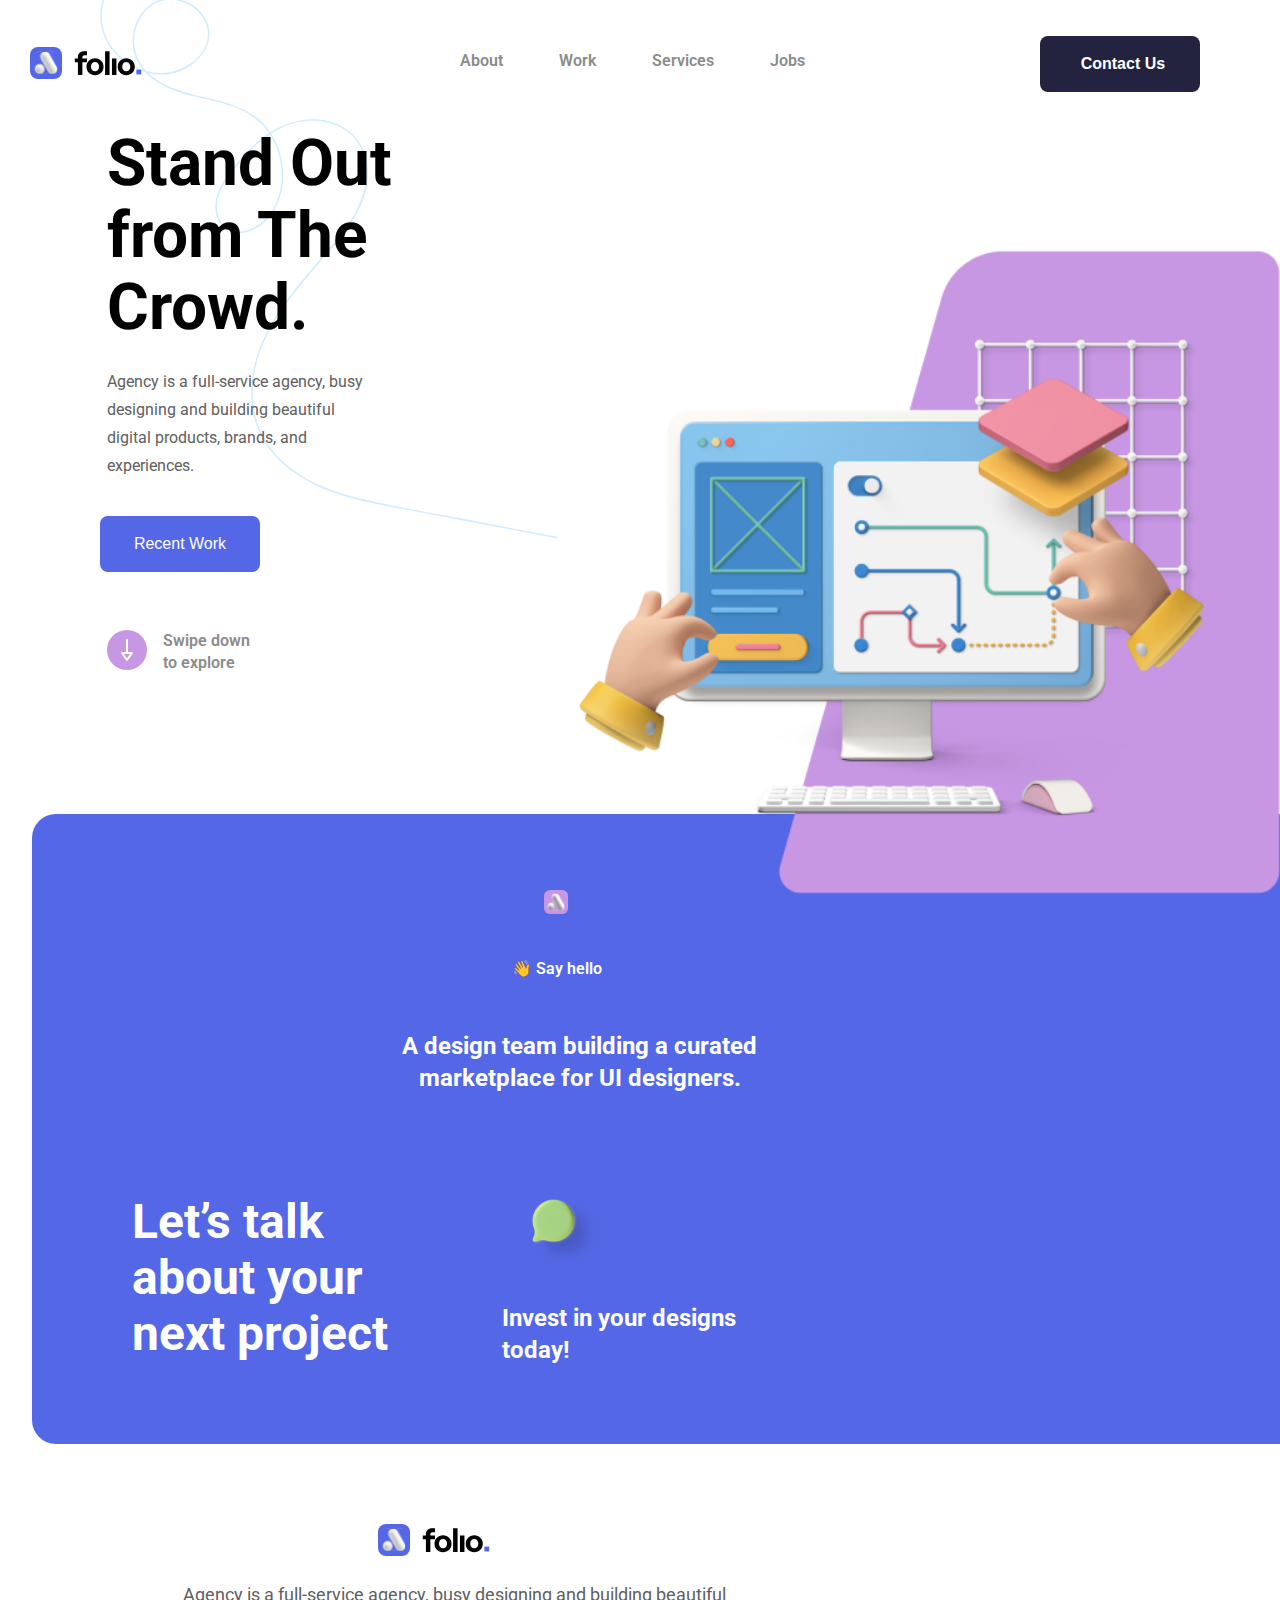
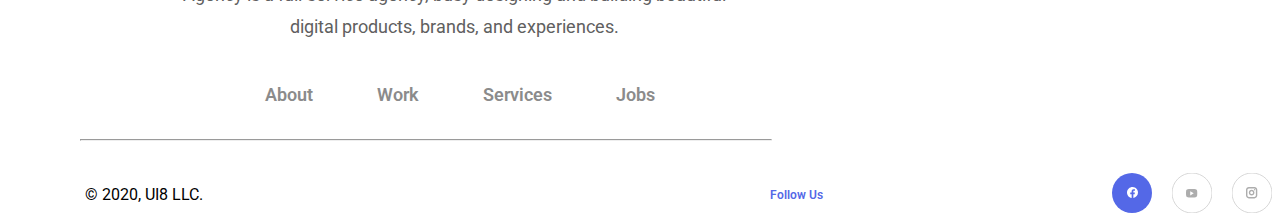
<file: index.html>
<!DOCTYPE html>
<html lang="en">
<head>
    <meta charset="UTF-8">
    <meta http-equiv="X-UA-Compatible" content="IE=edge">
    <meta name="viewport" content="width=device-width, initial-scale=1.0">
    <title>Folio Agency</title>
    <link rel="stylesheet" href="./styles/reset.css">
    <link rel="stylesheet" href="./styles/style.css">
    <link rel="preconnect" href="https://fonts.googleapis.com">
    <link rel="preconnect" href="https://fonts.gstatic.com" crossorigin>
    <link href="https://fonts.googleapis.com/css2?family=Roboto&display=swap" rel="stylesheet">
</head>
<body class="body__hero"> 
    <header class="container__header">
        <div class="container__logo">
            <img src="img/logo.svg" alt="Folio Agency website logo">
        </div>

        <nav class="container__header__nav">
            <ul class="container__nav__list">
                <a href="about.html" class="container__link__list">
                    <li class="container__item">About</li>
                </a>
                <a href="work.html" class="container__link__list">
                    <li  class="container__item">Work</li>
                </a>
                <a href="service.html" class="container__link__list">
                    <li  class="container__item">Services</li>
                </a>
                <a href="cta.html" class="container__link__list">
                    <li  class="container__item">Jobs</li>
                </a>
            </ul>
        </nav>
        <a href="erro404" class="erro_link">
            <button class="contact__us__button">Contact Us</button>
        </a>

        <div class="menubar">
           <a href="menu.html"><img src="img/burger icon.svg" alt="menu icon"></a> 
        </div>
    </header>
    <section class="container__hero">
        <div class="hero">
            <h1 class="hero__title">Stand Out from The Crowd.</h1>
            <p class="hero__description">Agency is a full-service agency, busy designing and building beautiful digital products, brands, and experiences.</p>
            <a href="#" class="hero__button"><button>Recent Work</button></a>
        </div>

        <img src="img/3d + wall.png" alt="" class="hero__img-tablet">
        <img src="img/img-hero.svg" alt="" class="hero__img">

        <div class="container__swipe">
            <a href="about.html"><img src="img/Swipe.svg" alt="" class="swipe__img"></a>
            <p class="swipe__text">Swipe down to explore</p>
        </div>
    </section>

    <footer class="footer__index">
        <div class="container__contact_us">
            <div class="contact">
                <img src="img/logo-footer.svg" alt="" class="footer__logo">
                <img src="img/logo-purple.svg" alt="" class="footer__logo__desktop">
                <img src="img/contact.svg" alt="" class="contact__image">
                <p class="contact__text">👋   Say  hello</p>
                <p class="container__text2">A design team building a curated marketplace for UI designers.</p>
                <h1 class="container__text3">Let’s talk about your next project</h1>
                <a href="#" ><button class="container__link">Contact Us</button></a>
                <p class="container__text4">Invest in your designs today!</p>
            </div>
        </div>
        <div>
            <img src="img/logo.svg" alt="Folio Agency website logo" class="footer__logo__bot">
            <p class="footer__text">Agency is a full-service agency, busy designing and building.</p>
            <p class="footer__text__desktop">Agency is a full-service agency, busy designing and building beautiful digital products, brands, and experiences.</p>
            <select name="" id="" class="footer__select">
                <option value="" selected>Home</option>
                <option value="">About</option>
                <option value="">Work</option>
                <option value="">Service</option>
                <option value="">Jobs</option>
            </select>

            <nav class="footer__nav">
                <ul class="footer__ul">
                    <li class="footer__li">
                        <a href="" class="footer__link">About</a>
                    </li>
                    <li class="footer__li">
                        <a href="" class="footer__link">Work</a>
                    </li>
                    <li class="footer__li">
                        <a href="" class="footer__link">Services</a>
                    </li>
                    <li class="footer__li">
                        <a href="" class="footer__link">Jobs</a>
                    </li>
                </ul>
            </nav>
            <hr class="footer__divise">
            <div class="footer__finish">
                <ul class="footer__icons">
                    <li><img src="img/icon 1.svg" alt=""></li>
                    <li><img src="img/icon 2.svg" alt=""></li>
                    <li><img src="img/icon 3.svg" alt=""></li>
                </ul>
                <a href="" class="footer__finish__link">Follow Us</a>
                <p class="footer__cop">© 2020, UI8 LLC.</p>
            </div>   
        </div>
    </footer>
</body>
</html>
</file>
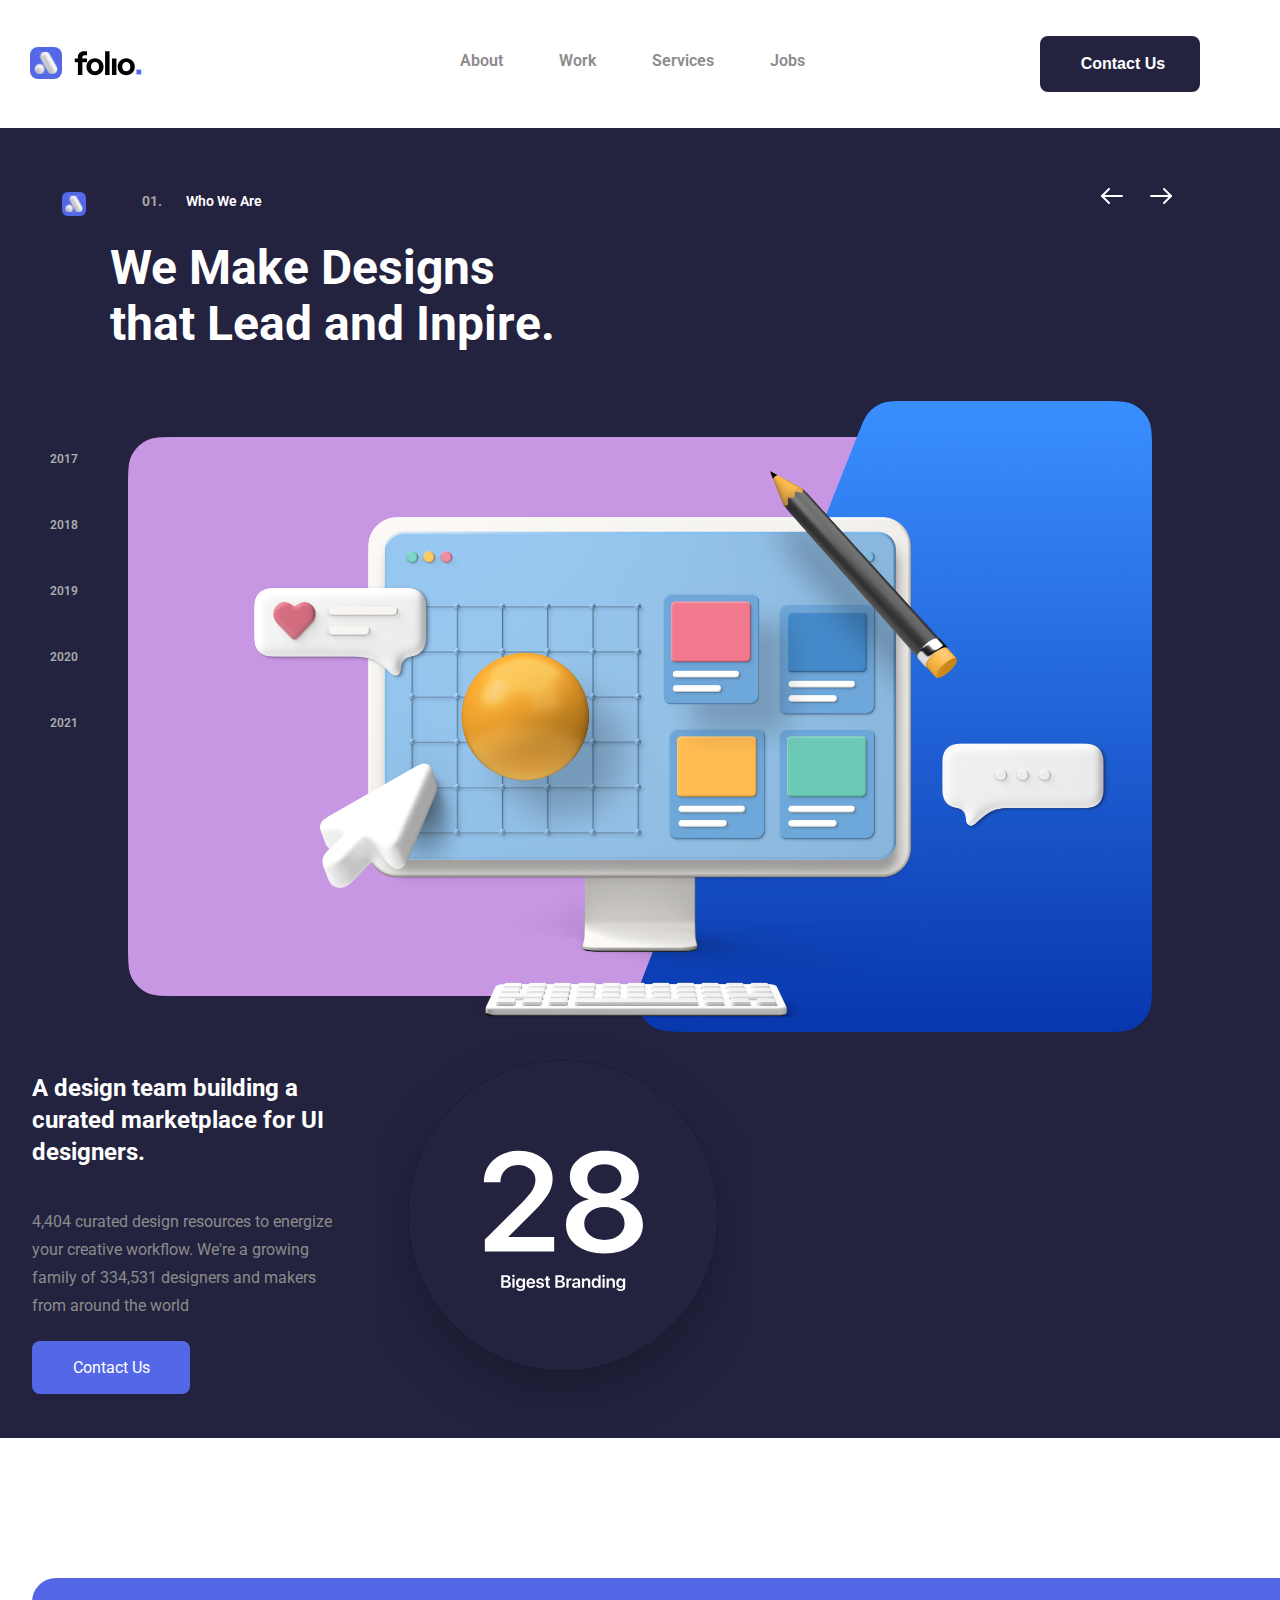
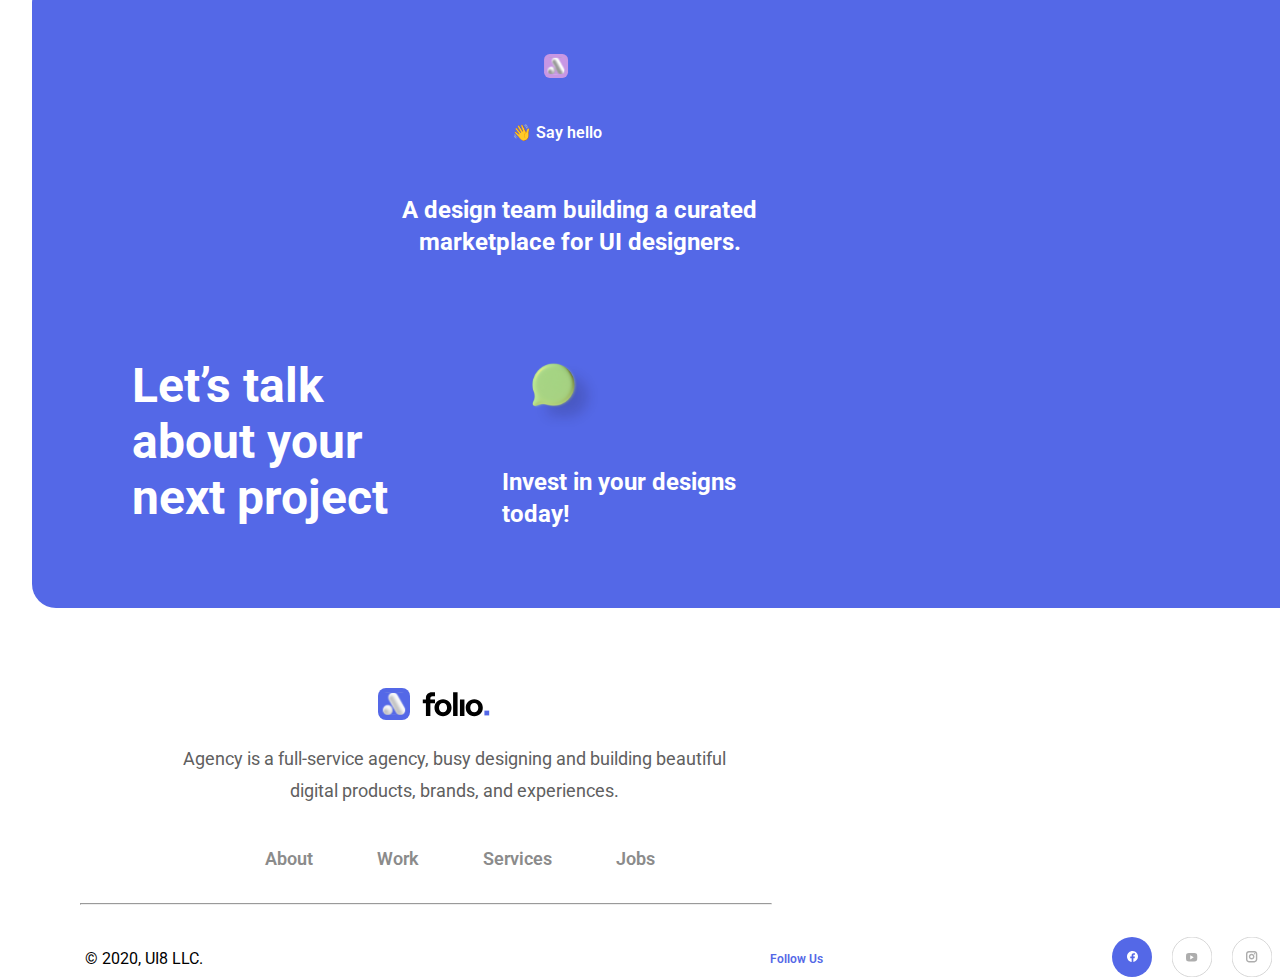
<file: about.html>
<!DOCTYPE html>
<html lang="en">
<head>
    <meta charset="UTF-8">
    <meta http-equiv="X-UA-Compatible" content="IE=edge">
    <meta name="viewport" content="width=device-width, initial-scale=1.0">
    <title>Who we are</title>
    <link rel="stylesheet" href="./styles/reset.css">
    <link rel="stylesheet" href="./styles/style.css">
    <link rel="preconnect" href="https://fonts.googleapis.com">
    <link rel="preconnect" href="https://fonts.gstatic.com" crossorigin>
    <link href="https://fonts.googleapis.com/css2?family=Roboto&display=swap" rel="stylesheet">
</head>
<body class="body__about">
    <header class="container__header">
        <div class="container__logo">
            <img src="img/logo.svg" alt="Folio Agency website logo">
        </div>

        <nav class="container__header__nav">
            <ul class="container__nav__list">
                <a href="about.html" class="container__link__list">
                    <li class="container__item">About</li>
                </a>
                <a href="work.html" class="container__link__list">
                    <li  class="container__item">Work</li>
                </a>
                <a href="service.html" class="container__link__list">
                    <li  class="container__item">Services</li>
                </a>
                <a href="cta.html" class="container__link__list">
                    <li  class="container__item">Jobs</li>
                </a>
            </ul>
        </nav>
        <a href="erro404.dotcom" class="erro_link">
            <button class="contact__us__button">Contact Us</button>
        </a>

        <div class="menubar">
           <a href="menu.html"><img src="img/burger icon.svg" alt="menu icon"></a> 
        </div>
    </header>
    </div>
    <section class="container__about">
        <div class="pag__text">
            <img src="img/logo symbol.svg" alt="" class="logo">
            <h4 class="number__about">01.</h4>
            <h4 class="text__about">Who We Are</h4>
        </div>

        <div class="title">
            <h1 class="about__title">We Make Designs that Lead and Inpire.</h1>
        </div>

        <div class="checkbox__about">
           <a href="index.html"> <img src="img/arrow-about.svg" alt="" class="arrow-about"></a> 
            <a href="service.html"><img src="img/arrow-about2.svg" alt="" class="arrow-about2"></a>
            <select name="" id="" class="checkbox">
                <option value="">2017</option>
                <option value="">2018</option>
                <option value="">2019</option>
                <option value="" selected>2020</option>
                <option value="">2021</option>
            </select>
        </div>

        <div class="banner__about">
            <div class="text__banner">
                <p class="text_number">2017</p>
                <p class="text_number">2018</p>
                <p class="text_number">2019</p>
                <p class="text_number">2020</p>
                <p class="text_number">2021</p>
            </div>
            <img src="img/banner-about-tablet.png" alt="" class="banner__tablet">
            <img src="img/banner_about.png" alt="" class="banner__mobile">
        </div>
        <div class="flex__container">
            <div class="container__about__text">
                <h2 class="container__about__title">A design team building a curated marketplace for UI designers.</h2>
                <p class="container__about__description">4,404 curated design resources to energize your creative workflow. We're a growing family of 334,531 designers and makers from around the world</p>
                <a href="erro404" class="container__about__button">Contact Us</a>
            </div>
    
            <div class="final__banner">
               <img src="img/final-banner.svg" alt="">
            </div>
        </div>

    </section>
    <footer class="footer__index">
        <div class="container__contact_us">
            <div class="contact">
                <img src="img/logo-footer.svg" alt="" class="footer__logo">
                <img src="img/logo-purple.svg" alt="" class="footer__logo__desktop">
                <img src="img/contact.svg" alt="" class="contact__image">
                <p class="contact__text">👋   Say  hello</p>
                <p class="container__text2">A design team building a curated marketplace for UI designers.</p>
                <h1 class="container__text3">Let’s talk about your next project</h1>
                <a href="#" ><button class="container__link">Contact Us</button></a>
                <p class="container__text4">Invest in your designs today!</p>
            </div>
        </div>
        <div>
            <img src="img/logo.svg" alt="Folio Agency website logo" class="footer__logo__bot">
            <p class="footer__text">Agency is a full-service agency, busy designing and building.</p>
            <p class="footer__text__desktop">Agency is a full-service agency, busy designing and building beautiful digital products, brands, and experiences.</p>
            <select name="" id="" class="footer__select">
                <option value="" selected>Home</option>
                <option value="">About</option>
                <option value="">Work</option>
                <option value="">Service</option>
                <option value="">Jobs</option>
            </select>

            <nav class="footer__nav">
                <ul class="footer__ul">
                    <li class="footer__li">
                        <a href="" class="footer__link">About</a>
                    </li>
                    <li class="footer__li">
                        <a href="" class="footer__link">Work</a>
                    </li>
                    <li class="footer__li">
                        <a href="" class="footer__link">Services</a>
                    </li>
                    <li class="footer__li">
                        <a href="" class="footer__link">Jobs</a>
                    </li>
                </ul>
            </nav>
            <hr class="footer__divise">
            <div class="footer__finish">
                <ul class="footer__icons">
                    <li><img src="img/icon 1.svg" alt=""></li>
                    <li><img src="img/icon 2.svg" alt=""></li>
                    <li><img src="img/icon 3.svg" alt=""></li>
                </ul>
                <a href="" class="footer__finish__link">Follow Us</a>
                <p class="footer__cop">© 2020, UI8 LLC.</p>
            </div>   
        </div>
    </footer>
</body>
</html>
</file>
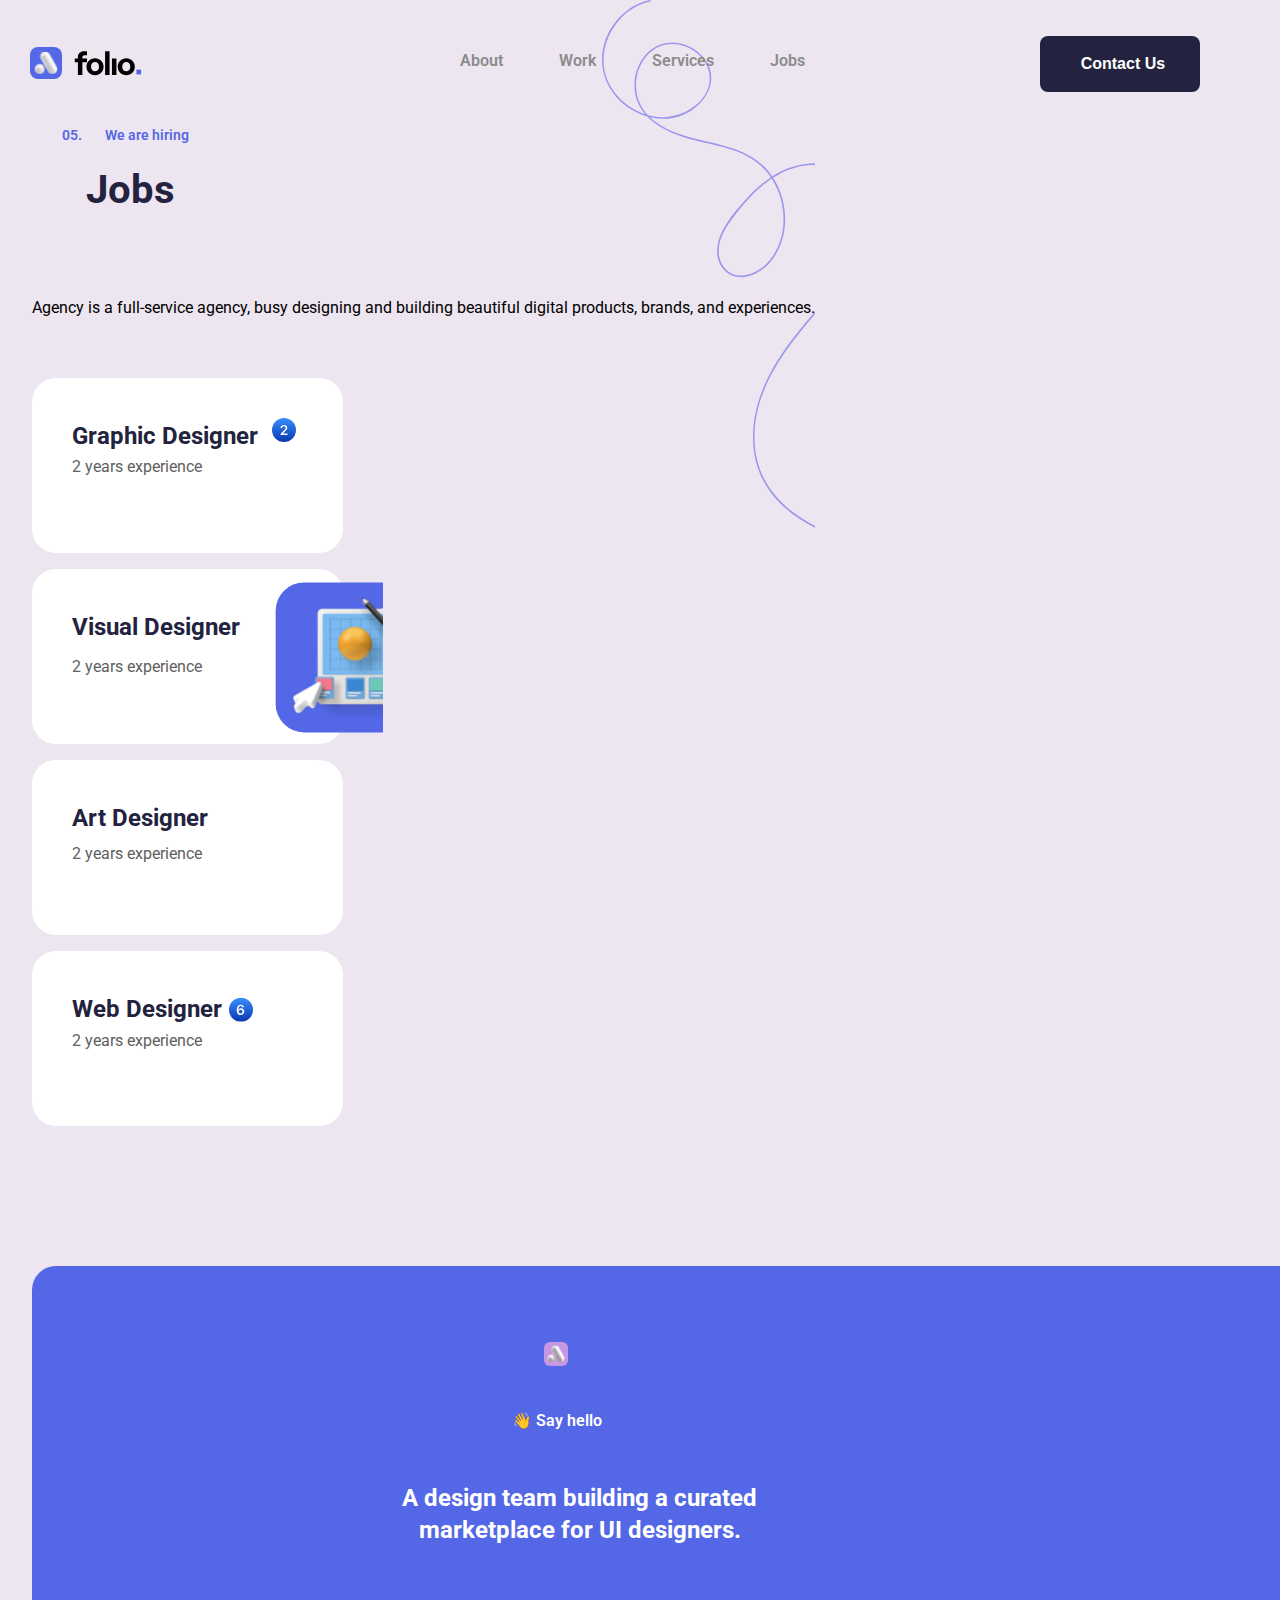
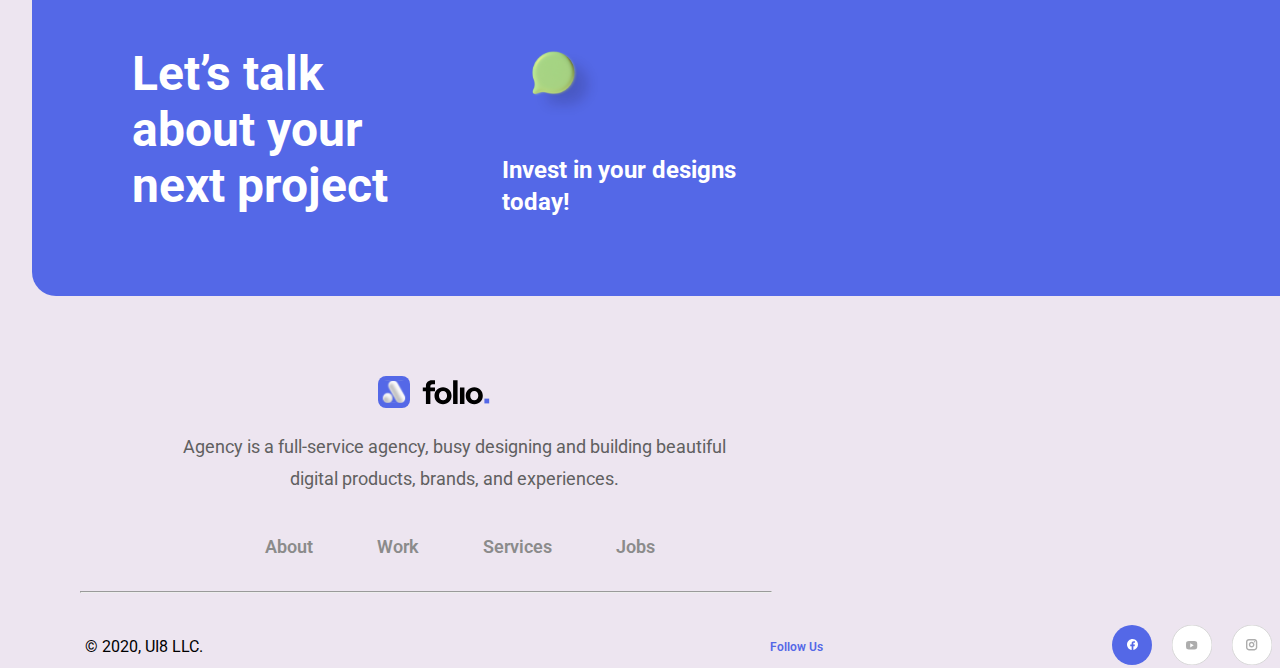
<file: job.html>
<!DOCTYPE html>
<html lang="en">
<head>
    <meta charset="UTF-8">
    <meta http-equiv="X-UA-Compatible" content="IE=edge">
    <meta name="viewport" content="width=device-width, initial-scale=1.0">
    <title>Jobs</title>
    <link rel="stylesheet" href="./styles/reset.css">
    <link rel="stylesheet" href="./styles/style.css">
    <link rel="preconnect" href="https://fonts.googleapis.com">
    <link rel="preconnect" href="https://fonts.gstatic.com" crossorigin>
    <link href="https://fonts.googleapis.com/css2?family=Roboto&display=swap" rel="stylesheet">
</head>
<body class="body__job">
    <header class="container__header">
        <div class="container__logo">
            <img src="img/logo.svg" alt="Folio Agency website logo">
        </div>

        <nav class="container__header__nav">
            <ul class="container__nav__list">
                <a href="about.html" class="container__link__list">
                    <li class="container__item">About</li>
                </a>
                <a href="work.html" class="container__link__list">
                    <li  class="container__item">Work</li>
                </a>
                <a href="service.html" class="container__link__list">
                    <li  class="container__item">Services</li>
                </a>
                <a href="cta.html" class="container__link__list">
                    <li  class="container__item">Jobs</li>
                </a>
            </ul>
        </nav>
        <a href="erro404.dotcom" class="erro_link">
            <button class="contact__us__button">Contact Us</button>
        </a>

        <div class="menubar">
           <a href="menu.html"><img src="img/burger icon.svg" alt="menu icon"></a> 
        </div>
    </header>
        <section class="container__jobs">
            <div class="pag__text">
                <h4 class="number">05.</h4>
                <h4>We are hiring</h4>
            </div>
            <div class="container__job__text">
                <h1 class="container__job__title">Jobs</h1>
                <p class="container__job__description">Agency is a full-service agency, busy designing and building beautiful digital products, brands, and experiences.</p>
            </div>
    
            <div class="container__cards__job">
                <div class="cards__job">
                    <div class="job__card">
                        <h2 class="job__card__title">Graphic Designer</h2>
                        <img src="img/notification.svg" alt="" class="job__notification">
                        <p class="job__description">2 years experience</p>
                        <img src="img/white-arrow.svg" alt="" class="job__next">
                    </div>
                    <div class="job__card">
                        <h2 class="job__card__title">Visual Designer</h2>
                        <img src="img/job-card2.svg" alt="" class="job__image">
                        <p class="job__description2">2 years experience</p>
                        <img src="img/white-arrow.svg" alt="" class="job__next2">
                    </div>
                    <div class="job__card">
                        <h2 class="job__card__title">Art Designer</h2>
                        <p class="job__description3">2 years experience</p>
                        <img src="img/white-arrow.svg" alt="" class="job__next3">
                    </div>
                    <div class="job__card">
                        <h2 class="job__card__title">Web Designer</h2>  
                        <img src="img/notification2.svg" alt="" class="job__notification2">
                        <p class="job__description">2 years experience</p>
                        <img src="img/white-arrow.svg" alt="" class="job__next">
                    </div>
                </div>
            </div>
        </section>
        <footer class="footer__index">
            <div class="container__contact_us">
                <div class="contact">
                    <img src="img/logo-footer.svg" alt="" class="footer__logo">
                    <img src="img/logo-purple.svg" alt="" class="footer__logo__desktop">
                    <img src="img/contact.svg" alt="" class="contact__image">
                    <p class="contact__text">👋   Say  hello</p>
                    <p class="container__text2">A design team building a curated marketplace for UI designers.</p>
                    <h1 class="container__text3">Let’s talk about your next project</h1>
                    <a href="#" ><button class="container__link">Contact Us</button></a>
                    <p class="container__text4">Invest in your designs today!</p>
                </div>
            </div>
            <div>
                <img src="img/logo.svg" alt="Folio Agency website logo" class="footer__logo__bot">
                <p class="footer__text">Agency is a full-service agency, busy designing and building.</p>
                <p class="footer__text__desktop">Agency is a full-service agency, busy designing and building beautiful digital products, brands, and experiences.</p>
                <select name="" id="" class="footer__select">
                    <option value="" selected>Home</option>
                    <option value="">About</option>
                    <option value="">Work</option>
                    <option value="">Service</option>
                    <option value="">Jobs</option>
                </select>
    
                <nav class="footer__nav">
                    <ul class="footer__ul">
                        <li class="footer__li">
                            <a href="" class="footer__link">About</a>
                        </li>
                        <li class="footer__li">
                            <a href="" class="footer__link">Work</a>
                        </li>
                        <li class="footer__li">
                            <a href="" class="footer__link">Services</a>
                        </li>
                        <li class="footer__li">
                            <a href="" class="footer__link">Jobs</a>
                        </li>
                    </ul>
                </nav>
                <hr class="footer__divise">
                <div class="footer__finish">
                    <ul class="footer__icons">
                        <li><img src="img/icon 1.svg" alt=""></li>
                        <li><img src="img/icon 2.svg" alt=""></li>
                        <li><img src="img/icon 3.svg" alt=""></li>
                    </ul>
                    <a href="" class="footer__finish__link">Follow Us</a>
                    <p class="footer__cop">© 2020, UI8 LLC.</p>
                </div>   
            </div>
        </footer>
</body>
</html>
</file>
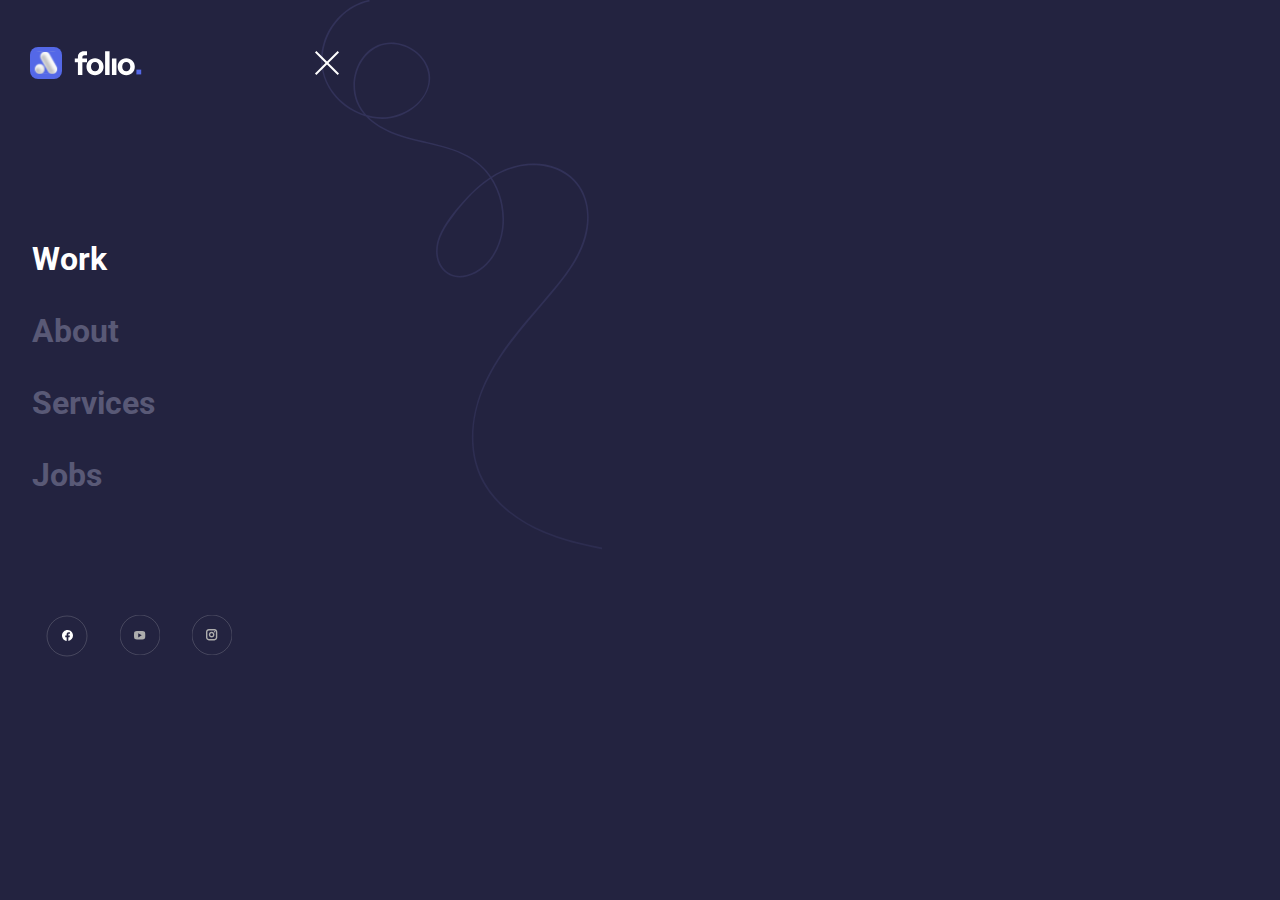
<file: menu.html>
<!DOCTYPE html>
<html lang="en">
<head>
    <meta charset="UTF-8">
    <meta http-equiv="X-UA-Compatible" content="IE=edge">
    <meta name="viewport" content="width=device-width, initial-scale=1.0">
    <title>Menu</title>
    <link rel="stylesheet" href="./styles/reset.css">
    <link rel="stylesheet" href="./styles/style.css">
    <link rel="preconnect" href="https://fonts.googleapis.com">
    <link rel="preconnect" href="https://fonts.gstatic.com" crossorigin>
    <link href="https://fonts.googleapis.com/css2?family=Roboto&display=swap" rel="stylesheet">
</head>
<body class="body__menu">
    <header class="container__menu__header">
        <div class="menu__header">
            <div class="container__logo__menu">
                <img src="img/whitelogo.svg" alt="">
            </div>
            <div class="close">
               <a href="index.html"><img src="img/close.svg" alt=""></a> 
            </div>
        </div>
    </header>
    <section class="container__menu">
        <nav class="menu">
            <ul class="menu__list">
                <li ><a href="work.html" class="menu__main__item">Work</a></li>
                <li ><a href="about.html" class="menu__item">About</a></li>
                <li ><a href="service.html" class="menu__item">Services</a></li>
                <li ><a href="cta.html" class="menu__final__item">Jobs</a></li>
            </ul>
        </nav>
    </section>

    <footer class="footer__menu">
        <ul class="footer__menu__list">
            <li><img src="img/facebook.svg" alt=""></li>
            <li><img src="img/youtube.svg" alt=""></li>
            <li><img src="img/instagram.svg" alt=""></li>
        </ul>
    </footer>

</body>
</html>
</file>
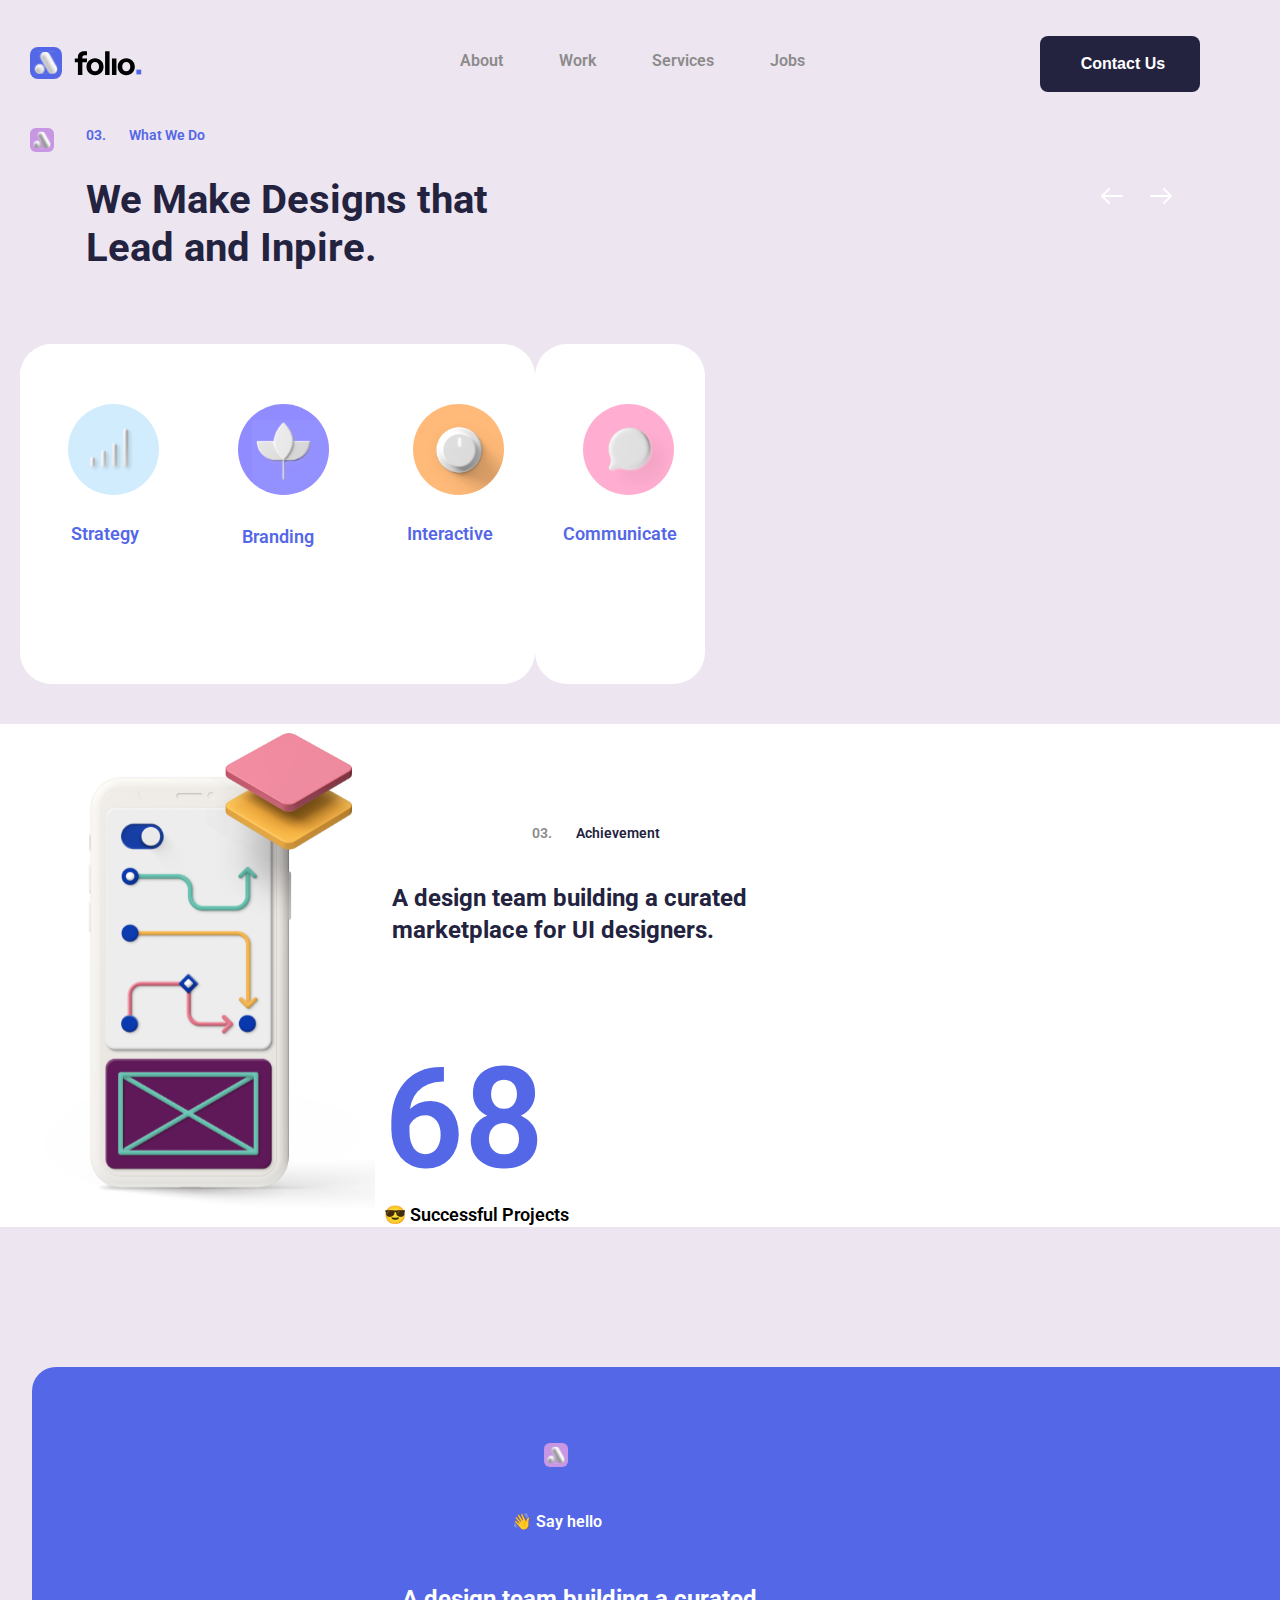
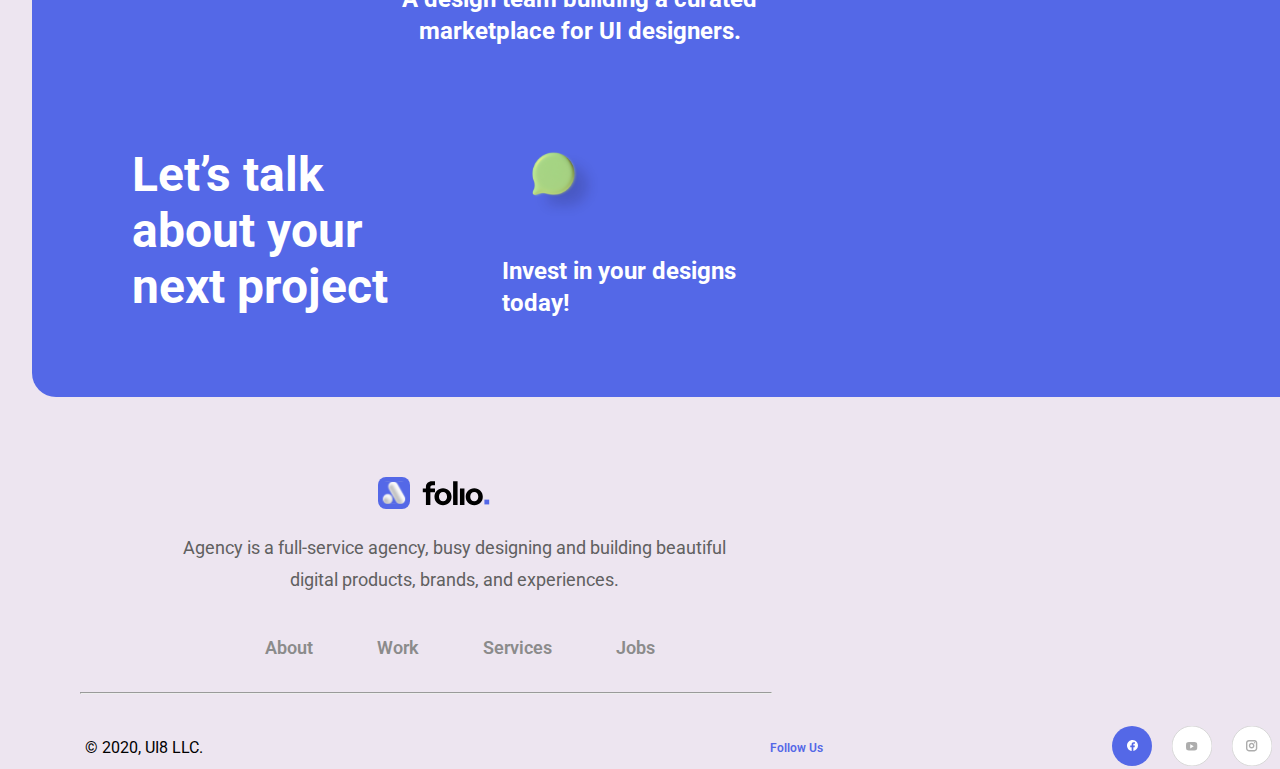
<file: service.html>
<!DOCTYPE html>
<html lang="en">
<head>
    <meta charset="UTF-8">
    <meta http-equiv="X-UA-Compatible" content="IE=edge">
    <meta name="viewport" content="width=device-width, initial-scale=1.0">
    <title>Service</title>
    <link rel="stylesheet" href="./styles/reset.css">
    <link rel="stylesheet" href="./styles/style.css">
    <link rel="preconnect" href="https://fonts.googleapis.com">
    <link rel="preconnect" href="https://fonts.gstatic.com" crossorigin>
    <link href="https://fonts.googleapis.com/css2?family=Roboto&display=swap" rel="stylesheet">
</head>
<body class="body__service">
        <header class="container__header">
            <div class="container__logo">
                <img src="img/logo.svg" alt="Folio Agency website logo">
            </div>
    
            <nav class="container__header__nav">
                <ul class="container__nav__list">
                    <a href="about.html" class="container__link__list">
                        <li class="container__item">About</li>
                    </a>
                    <a href="work.html" class="container__link__list">
                        <li  class="container__item">Work</li>
                    </a>
                    <a href="service.html" class="container__link__list">
                        <li  class="container__item">Services</li>
                    </a>
                    <a href="cta.html" class="container__link__list">
                        <li  class="container__item">Jobs</li>
                    </a>
                </ul>
            </nav>
            <a href="erro404.dotcom" class="erro_link">
                <button class="contact__us__button">Contact Us</button>
            </a>
    
            <div class="menubar">
               <a href="menu.html"><img src="img/burger icon.svg" alt="menu icon"></a> 
            </div>
        </header>    
    <section class="container__service">
        <div class="pag__text">
            <img src="img/logo_service.svg" alt="" class="logo__service">
            <h4 class="number">03.</h4>
            <h4>What We Do</h4>
        </div>
        <div class="container__job__text">
            <h1 class="container__job__title">We Make Designs that Lead and Inpire.</h1>
            <a href="about.html"> <img src="img/arrow-about.svg" alt="" class="arrow-about"></a> 
            <a href="work.html"><img src="img/arrow-about2.svg" alt="" class="arrow-about2"></a>
        </div> 
        
        <div class="service__cards">
            <div class="card__service">
                <img src="img/icon-service1.svg" alt="" class="card__service__img">
                <p class="card__service__text">Strategy</p>
            </div>
            <div class="card__service">
                <img src="img/icon-service2.svg" alt="" class="card__service__img">
                <p class="card__service__text">Branding</p>
            </div>
            <div class="card__service">
                <img src="img/icon-service3.svg" alt="" class="card__service__img">
                <p class="card__service__text">Interactive</p>
            </div>
            <div class="card__service">
                <img src="img/icon-service4.svg" alt="" class="card__service__img">
                <p class="card__service__text">Communicate</p>
            </div>
        </div>
    </section>
    <section class="container__achievement">
        <div class="achievement__text">
            <h4 class="number__achievement">03.</h4>
            <h4 class="text_page_achievement">Achievement</h4>
        </div>
        <div class="achievement__page">
            <h2 class="achievement__title">A design team building a curated marketplace for UI designers.</h2>
            <h2 class="achievement__page__number">68</h2>
            <p class="achievement__paragraph">😎    Successful Projects</p>
            <img src="img/phone.svg" alt="" class="img__service">
        </div>
    </section>
    <footer class="footer__index">
        <div class="container__contact_us">
            <div class="contact">
                <img src="img/logo-footer.svg" alt="" class="footer__logo">
                <img src="img/logo-purple.svg" alt="" class="footer__logo__desktop">
                <img src="img/contact.svg" alt="" class="contact__image">
                <p class="contact__text">👋   Say  hello</p>
                <p class="container__text2">A design team building a curated marketplace for UI designers.</p>
                <h1 class="container__text3">Let’s talk about your next project</h1>
                <a href="#" ><button class="container__link">Contact Us</button></a>
                <p class="container__text4">Invest in your designs today!</p>
            </div>
        </div>
        <div>
            <img src="img/logo.svg" alt="Folio Agency website logo" class="footer__logo__bot">
            <p class="footer__text">Agency is a full-service agency, busy designing and building.</p>
            <p class="footer__text__desktop">Agency is a full-service agency, busy designing and building beautiful digital products, brands, and experiences.</p>
            <select name="" id="" class="footer__select">
                <option value="" selected>Home</option>
                <option value="">About</option>
                <option value="">Work</option>
                <option value="">Service</option>
                <option value="">Jobs</option>
            </select>

            <nav class="footer__nav">
                <ul class="footer__ul">
                    <li class="footer__li">
                        <a href="" class="footer__link">About</a>
                    </li>
                    <li class="footer__li">
                        <a href="" class="footer__link">Work</a>
                    </li>
                    <li class="footer__li">
                        <a href="" class="footer__link">Services</a>
                    </li>
                    <li class="footer__li">
                        <a href="" class="footer__link">Jobs</a>
                    </li>
                </ul>
            </nav>
            <hr class="footer__divise">
            <div class="footer__finish">
                <ul class="footer__icons">
                    <li><img src="img/icon 1.svg" alt=""></li>
                    <li><img src="img/icon 2.svg" alt=""></li>
                    <li><img src="img/icon 3.svg" alt=""></li>
                </ul>
                <a href="" class="footer__finish__link">Follow Us</a>
                <p class="footer__cop">© 2020, UI8 LLC.</p>
            </div>   
        </div>
    </footer>
</body>
</html>
</file>
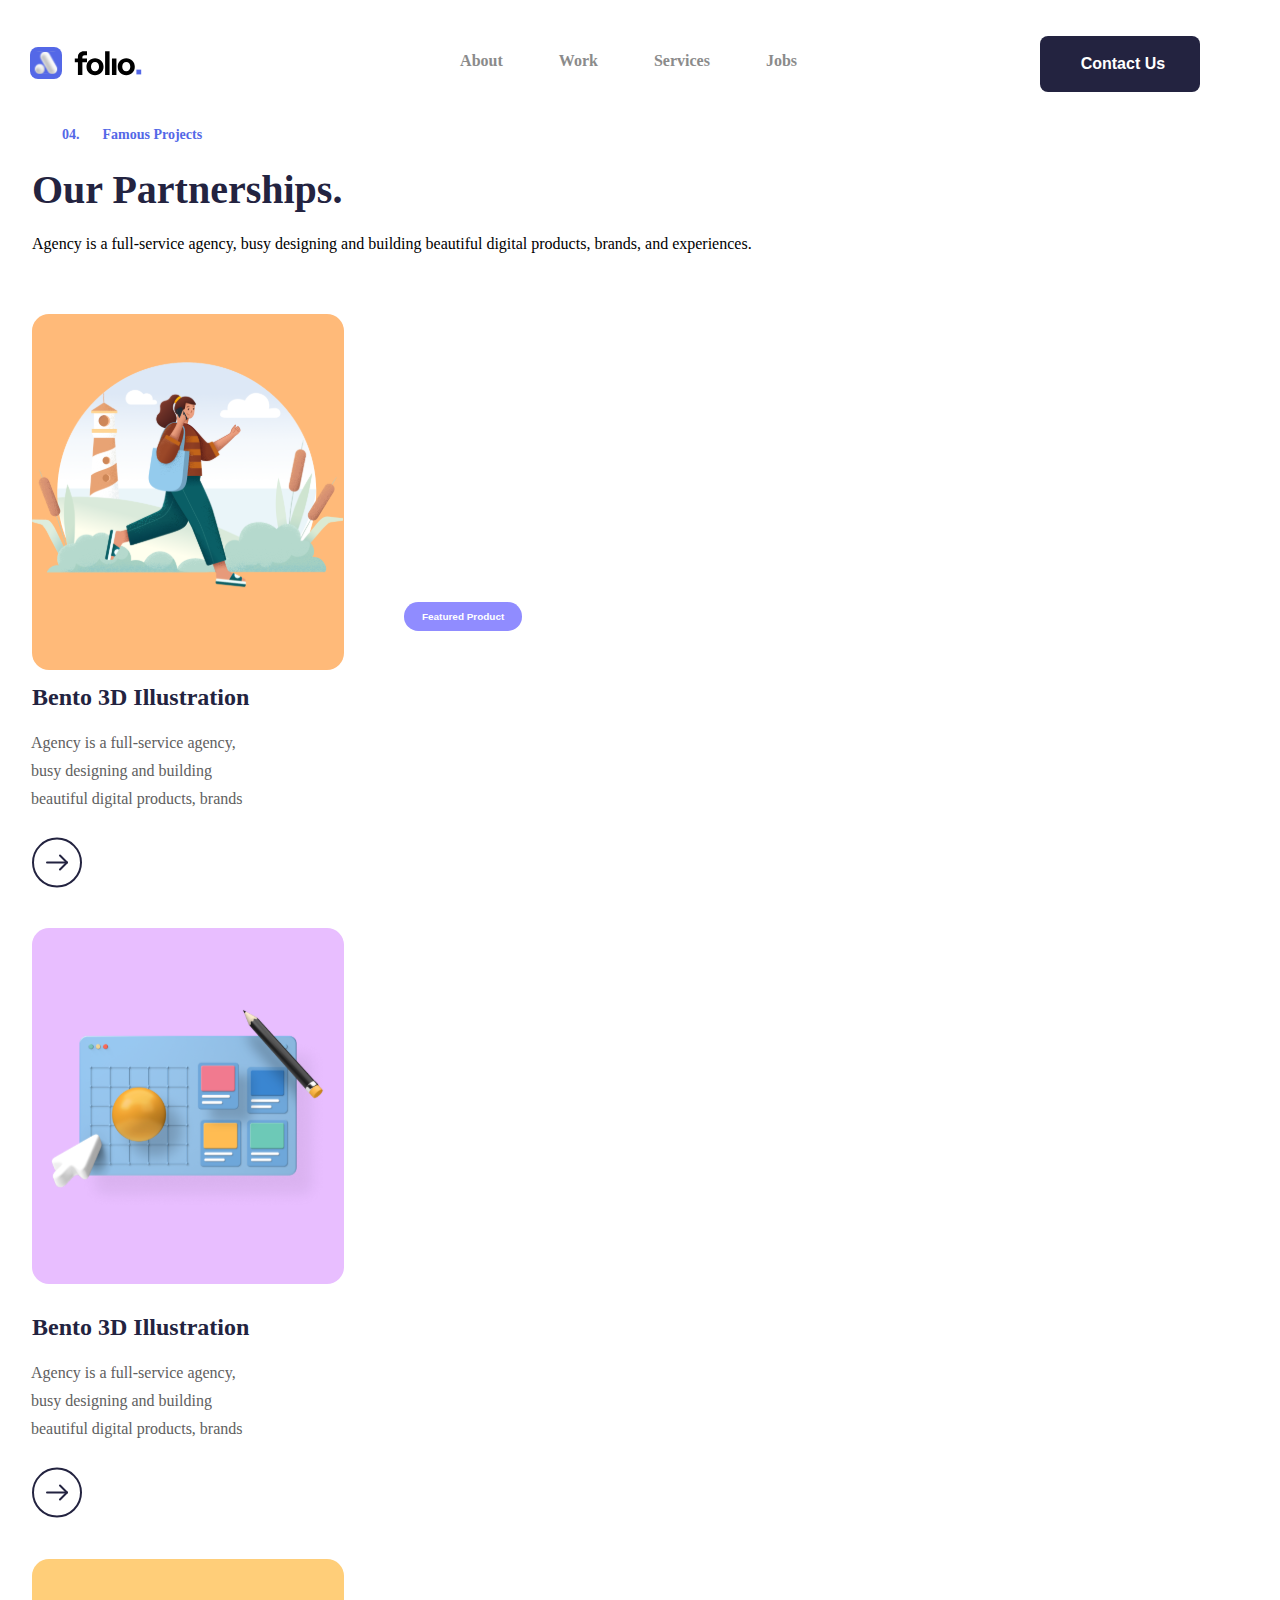
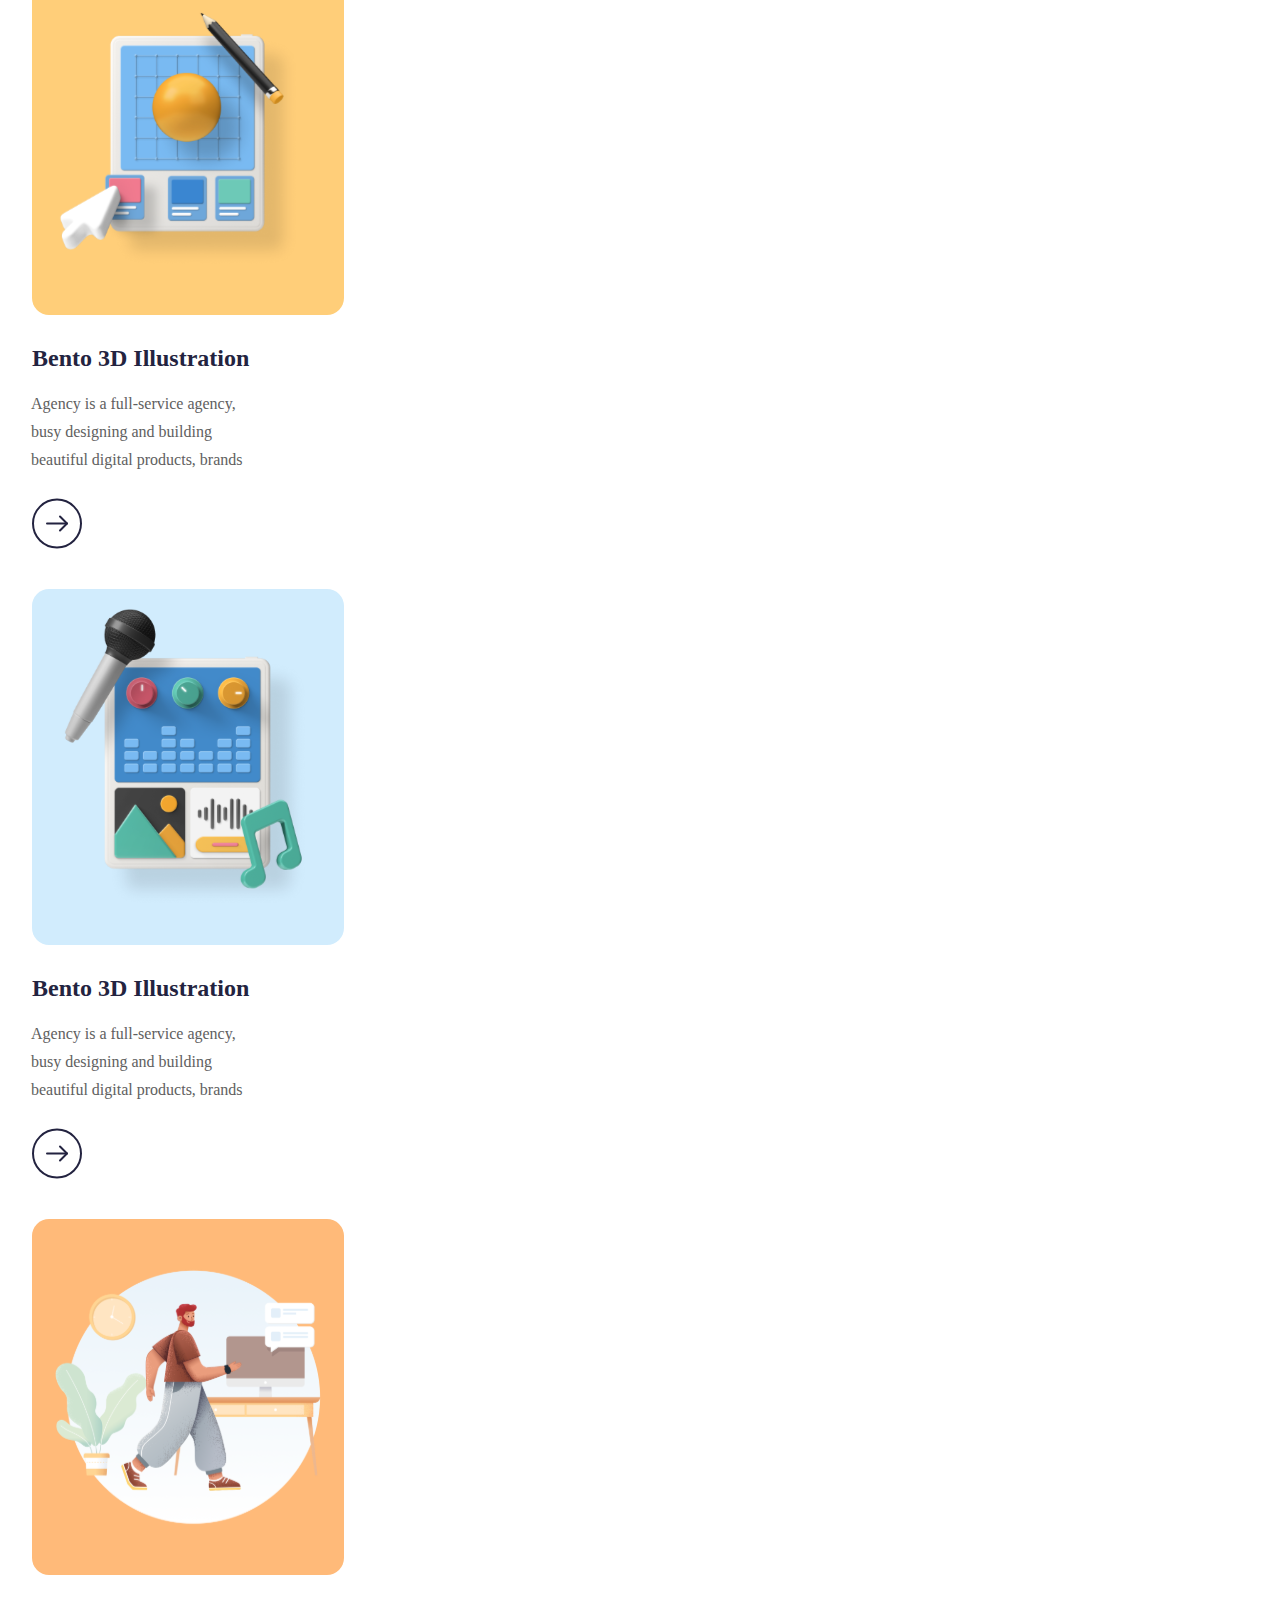
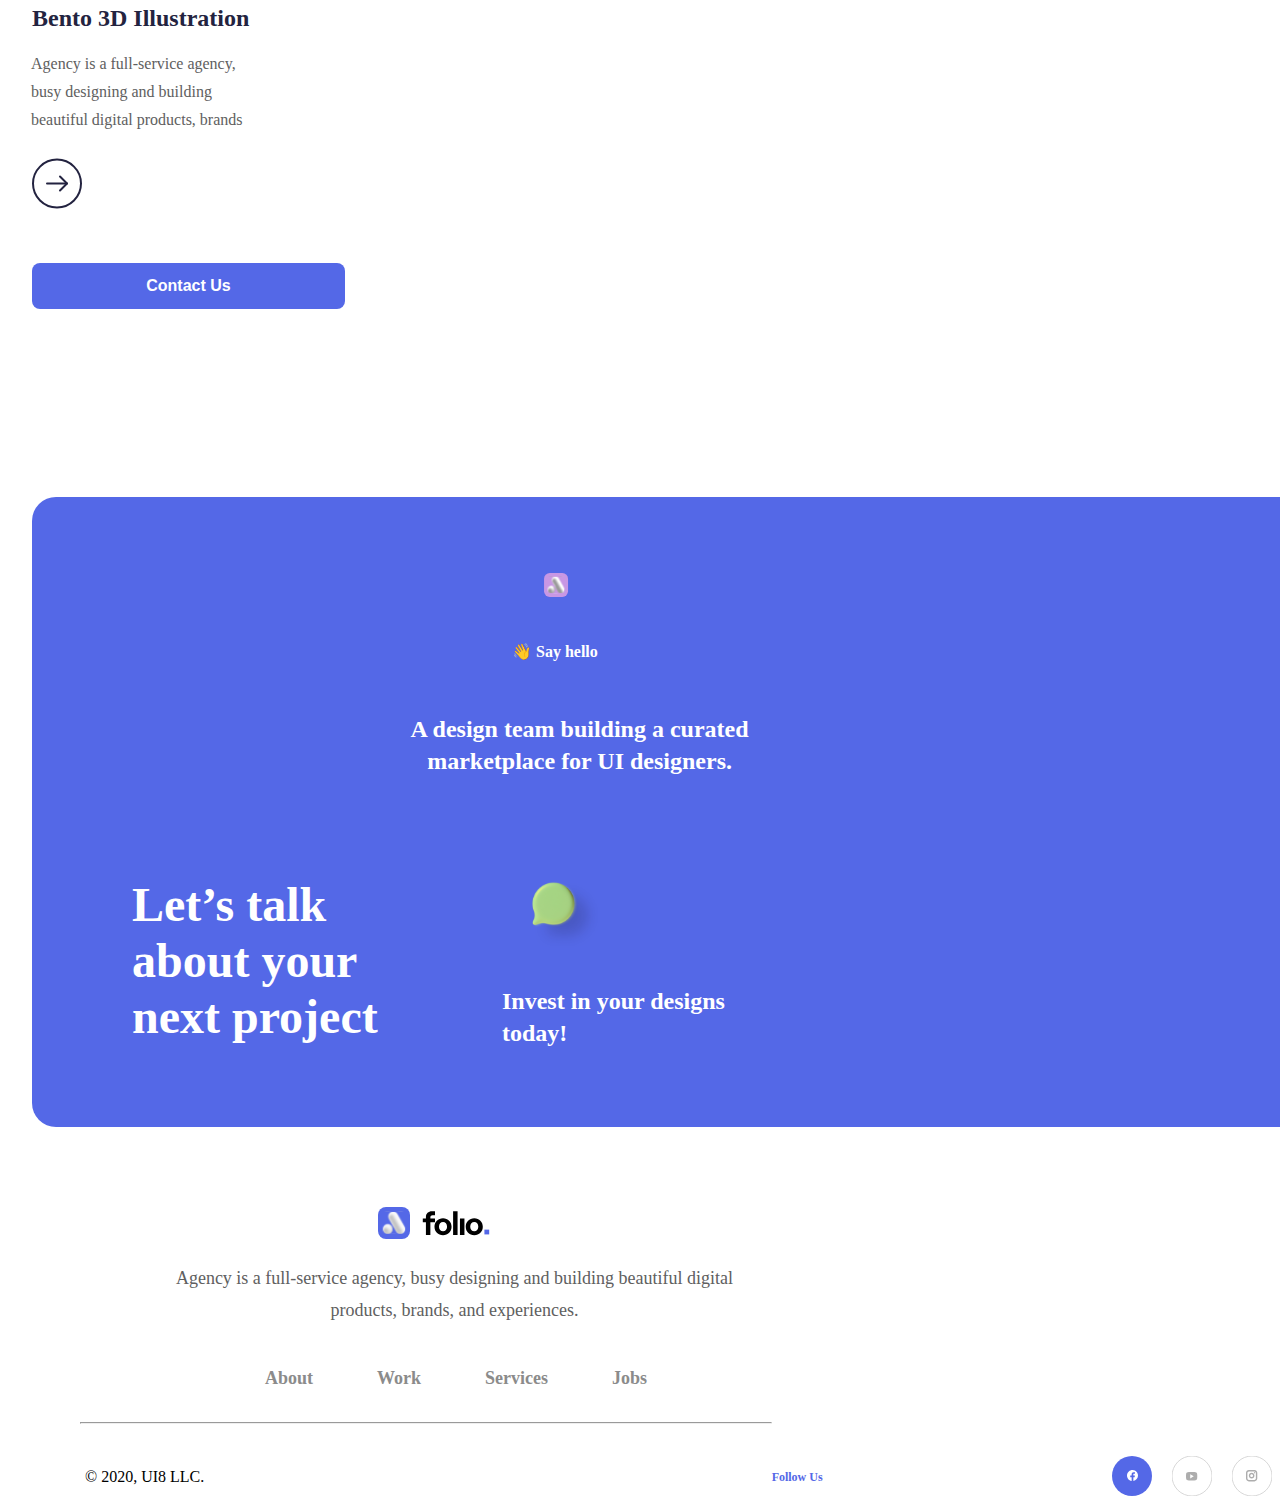
<file: work.html>
<!DOCTYPE html>
<html lang="en">
    <head>
        <meta charset="UTF-8">
        <meta http-equiv="X-UA-Compatible" content="IE=edge">
        <meta name="viewport" content="width=device-width, initial-scale=1.0">
        <title>Work</title>
        <link rel="stylesheet" href="./styles/reset.css">
        <link rel="stylesheet" href="./styles/style.css">
        <link rel="preconnect" href="https://fonts.googleapis.com">
        <link rel="preconnect" href="https://fonts.gstatic.com" crossorigin>
        <link href="https://fonts.googleapis.com/css2?family=Roboto&display=swap" rel="stylesheet">
    </head>
    <body>
        <header class="container__header">
            <div class="container__logo">
                <img src="img/logo.svg" alt="Folio Agency website logo">
            </div>
    
            <nav class="container__header__nav">
                <ul class="container__nav__list">
                    <a href="about.html" class="container__link__list">
                        <li class="container__item">About</li>
                    </a>
                    <a href="work.html" class="container__link__list">
                        <li  class="container__item">Work</li>
                    </a>
                    <a href="service.html" class="container__link__list">
                        <li  class="container__item">Services</li>
                    </a>
                    <a href="cta.html" class="container__link__list">
                        <li  class="container__item">Jobs</li>
                    </a>
                </ul>
            </nav>
            <a href="erro404.dotcom" class="erro_link">
                <button class="contact__us__button">Contact Us</button>
            </a>
    
            <div class="menubar">
               <a href="menu.html"><img src="img/burger icon.svg" alt="menu icon"></a> 
            </div>
        </header>
        <section class="container__work">
            <div class="pag__text">
                <h4 class="number">04.</h4>
                <h4>Famous Projects</h4>
            </div>
            <div class="container__work__text">
                <h1 class="container__work__title">Our Partnerships.</h1>
                <p class="container__work__description">Agency is a full-service agency, busy designing and building beautiful digital products, brands, and experiences.</p>
            </div>

            <div class="container__work__cards">
                <div class="container__work__card">
                    <img src="img/Work-image-1.svg" alt="" class="work__img1">
                    <button class="work__img__button">Featured Product</button>
                    <h2 class="work__card__title1">Bento 3D Illustration</h2>
                    <p class="work__card__description">Agency is a full-service agency, busy designing and building beautiful digital products, brands</p>
                    <img src="img/arrow-down.svg" alt="" class="work__next">
                </div>
                <div class="container__work__card">
                    <img src="img/Work-image-2.svg" alt="" class="work__img2">
                   
                    <h2 class="work__card__title">Bento 3D Illustration</h2>
                    <p class="work__card__description">Agency is a full-service agency, busy designing and building beautiful digital products, brands</p>
                    <img src="img/arrow-down.svg" alt="" class="work__next">
                </div>
                <div class="container__work__card">
                    <img src="img/Work-image-3.svg" alt="" class="work__img3">
                   
                    <h2 class="work__card__title">Bento 3D Illustration</h2>
                    <p class="work__card__description">Agency is a full-service agency, busy designing and building beautiful digital products, brands</p>
                    <img src="img/arrow-down.svg" alt="" class="work__next">
                </div>
                <div class="container__work__card">
                    <img src="img/Work-image-4.svg" alt="" class="work__img4">
                    
                    <h2 class="work__card__title">Bento 3D Illustration</h2>
                    <p class="work__card__description">Agency is a full-service agency, busy designing and building beautiful digital products, brands</p>
                    <img src="img/arrow-down.svg" alt="" class="work__next">
                </div>
                <div class="container__work__card">
                    <img src="img/Work-image-5.svg" alt="" class="work__img5">
                    
                    <h2 class="work__card__title">Bento 3D Illustration</h2>
                    <p class="work__card__description">Agency is a full-service agency, busy designing and building beautiful digital products, brands</p>
                    <img src="img/arrow-down.svg" alt="" class="work__next">
                </div>

                <button class="button__works">Contact Us</button>
            </div>

        </section>
        <footer class="footer__index">
            <div class="container__contact_us">
                <div class="contact">
                    <img src="img/logo-footer.svg" alt="" class="footer__logo">
                    <img src="img/logo-purple.svg" alt="" class="footer__logo__desktop">
                    <img src="img/contact.svg" alt="" class="contact__image">
                    <p class="contact__text">👋   Say  hello</p>
                    <p class="container__text2">A design team building a curated marketplace for UI designers.</p>
                    <h1 class="container__text3">Let’s talk about your next project</h1>
                    <a href="#" ><button class="container__link">Contact Us</button></a>
                    <p class="container__text4">Invest in your designs today!</p>
                </div>
            </div>
            <div>
                <img src="img/logo.svg" alt="Folio Agency website logo" class="footer__logo__bot">
                <p class="footer__text">Agency is a full-service agency, busy designing and building.</p>
                <p class="footer__text__desktop">Agency is a full-service agency, busy designing and building beautiful digital products, brands, and experiences.</p>
                <select name="" id="" class="footer__select">
                    <option value="" selected>Home</option>
                    <option value="">About</option>
                    <option value="">Work</option>
                    <option value="">Service</option>
                    <option value="">Jobs</option>
                </select>
    
                <nav class="footer__nav">
                    <ul class="footer__ul">
                        <li class="footer__li">
                            <a href="" class="footer__link">About</a>
                        </li>
                        <li class="footer__li">
                            <a href="" class="footer__link">Work</a>
                        </li>
                        <li class="footer__li">
                            <a href="" class="footer__link">Services</a>
                        </li>
                        <li class="footer__li">
                            <a href="" class="footer__link">Jobs</a>
                        </li>
                    </ul>
                </nav>
                <hr class="footer__divise">
                <div class="footer__finish">
                    <ul class="footer__icons">
                        <li><img src="img/icon 1.svg" alt=""></li>
                        <li><img src="img/icon 2.svg" alt=""></li>
                        <li><img src="img/icon 3.svg" alt=""></li>
                    </ul>
                    <a href="" class="footer__finish__link">Follow Us</a>
                    <p class="footer__cop">© 2020, UI8 LLC.</p>
                </div>   
            </div>
        </footer>
    </body>
</html>
</file>
<file: styles/style.css>
@import url(../styles/responsive.css);

.container__header{
    display: flex;
    justify-content: space-between;
    height: 128px;
    align-items: center;
    margin: auto 30px;
}

.hero {
    display: flex;
    flex-direction: column;
}

.hero__button button{
    width: 160px;
    height: 56px;
    border: none;
    background-color: #5468E7;
    border-radius: 8px;
    color: #FFFFFF;
    text-decoration: none;
    font-size: 16px;
    font-weight: 400;
    margin: 0 32px;
}

/*CSS menu*/

.body__menu{
    font-family: 'Roboto'; 
    background: url(../img/background-menu.svg) no-repeat;
    background-position: 25.1vw 0vh;
    background-color: #232340;   
}


.container__menu__header {
    display: flex;
    justify-content: space-between;
    height: 128px;
    align-items:center;
}

.menu__header{
    display:flex;
    align-items: center;
    margin: 0 30px;
    width: 320px;
    justify-content: space-between;
}

.menu{
    display: flex;
    flex-direction: column;
    margin: 115px 222px 84px 32px;
}

.menu__list li {
    margin-bottom: 40px;
}

.menu__main__item{
    color: #FFFFFF;
    text-decoration: none;
    font-weight: 700;
    font-size: 32px;    
}

.menu__item{
    color: #595976;
    text-decoration: none;
    font-weight: 700;
    font-size: 32px;
}

.menu__final__item{
    color: #595976;
    text-decoration: none;
    font-weight: 700;
    font-size: 32px;
}

.footer__menu__list{
    display: flex;
    margin-left: 46px;
    margin-bottom: 80px;
}

.footer__menu__list li {
    margin-right: 32px;
}

/*Css Work */

.container__work{
    display: flex;
    flex-direction: column;
}

.pag__text{
    display: flex;
    color: #5468E7;
    font-weight: 600;
    font-size: 14px;
}

.number{
    margin-left: 32px;
    margin-right: 23px;
}

.container__work__text{
    margin: 24px 88px 56px 32px;
}

.container__work__title{
    font-weight: 700;
    font-size: 40px;
    line-height: 48px;
    color: #232340;
    margin-bottom: 16px;
}

.container__work__description{
    font-weight: 400;
    font-size: 16px;
    line-height: 28px;
}

.container__work__card{
    padding-bottom: 37.44px;
}

.work__img1{
    background: #FFBA79;
    border-radius: 17.0667px;
    margin-left: 32.11px;
}

.work__img__button{
    background: #908CFF;
    border:none;
    border-radius: 14.2222px;
    color:#FFFFFF;
    Width:118.04px;
    Height:28.44px;
    font-weight: 600;
    font-size: 9.95556px;
    position: relative;
    bottom:50px;
    left: 56px;
}

.work__card__title1{
    font-weight: 700;
    font-size: 24px;
    line-height: 32px;
    color: #232340;
    margin-left: 32px;
}

.work__card__title{
    font-weight: 700;
    font-size: 24px;
    line-height: 32px;
    color: #232340;
    margin-left: 32px;
    margin-top: 24px;
}

.work__card__description{
    font-weight: 400;
    font-size: 16px;
    line-height: 28px;
    color: #606060;
    width: 228px;
    height: 84px;
    margin-top: 16px;
    margin-left: 31px;
}

.work__next{
    margin-top: 24px;
    margin-left: 32px;
}

.work__img2{
    background: #E8BEFF;
    border-radius: 17.0667px;
    margin-left: 32.11px;
}

.work__img3{
    background:  #FFCE79;
    border-radius: 17.0667px;
    margin-left: 32.11px;
}

.work__img4{
    background: #D1ECFD;
    border-radius: 17.0667px;
    margin-left: 32.11px;
}

.work__img5{
    background: #FFBA79;
    border-radius: 17.0667px;
    margin-left: 32.11px;
}


.button__works{
    background: #5468E7;
    border-radius: 8px;
    border: none;
    width: 313px;
    height: 46px;
    color: #FFFFFF;
    font-weight: 600;
    font-size: 16px;
    line-height: 22px;
    text-align: center;
    margin: 13px 32px 48px 32px;
}

/* Css Cta */



/*Css Job*/

.body__job{
    background: url(../img/background-job.svg) no-repeat;
    background-color: rgb(237, 229, 240);
    background-position: 47vw 0vh;
    font-family: 'Roboto', sans-serif; 
}

.container__job__text{
    margin: 24px 88px 56px 32px;
}

.container__job__title{
    font-weight: 700;
    font-size: 40px;
    line-height: 48px;
    color: #232340;
    margin-bottom: 16px;
}

.container__job__description{
    font-weight: 400;
    font-size: 16px;
    line-height: 28px;
}

.job__card{
    background: #FFFFFF;
    border-radius: 24px;
    width: 311px;
    height: 175px;
    margin: auto 32px 16px 32px;
}

.job__card__title{
    font-weight: 700;
    font-size: 24px;
    color: #232340;
    padding-top: 45.51px;
    padding-left:40px;
}

.job__notification{
    position: relative;
    bottom: 30px;
    left: 240px;
}

.job__description{
    font-weight: 400;
    font-size: 16px;
    line-height: 28px;
    color: #606060;
    padding-left: 40px;
    position: relative;
    bottom:22px;
}

.job__description2{
    font-weight: 400;
    font-size: 16px;
    line-height: 28px;
    color: #606060;
    padding-left: 40px;
    position: relative;
    bottom:140px;

}

.job__next{
    padding-left:40px;
    position: relative;
    bottom: 10px;
}

.job__card:hover{
    background: #232340;
    border-radius: 24px;
    width: 311px;
    height: 175px;
    margin: auto 32px 16px 32px;
}

.job__card:hover .job__card__title{
    font-weight: 700;
    font-size: 24px;
    color: #ffffff;
    
}

.job__card:hover .job__description{
    font-weight: 400;
    font-size: 12.8px;
    line-height: 23px;
    color: #8B8B8B;
    padding-left: 40px;
}

.job__card:hover .job__description2{
    font-weight: 400;
    font-size: 12.8px;
    line-height: 23px;
    color: #8B8B8B;
    padding-left: 40px;
    position: relative;
    bottom: 140px;
}

.job__next2{
    padding-left:40px;
    position: relative;
    bottom: 126px;
}


.job__image{
    position: relative;
    bottom: 57px;
    left: 243px;
}

.job__description3{
    position: relative;
    padding-left: 40px;
    top: 10px;
    font-weight: 400;
    font-size: 16px;
    line-height: 28px;
    color: #606060;
}

.job__next3{
    position: relative;
    top: 22px;
    padding-left: 40px;
}

.job__notification2{
    position: relative;
    bottom: 24px;
    left: 197px;;
}

/* Css Service */

.body__service{
    background-color: rgb(237, 229, 240);
    background-position: 47vw 0vh;
    font-family: 'Roboto', sans-serif; 
}

.arrow-hover{
    width: 46px;
    height: 46px;
}

.arrow-hover:hover{
    background: url(../img/bg.svg) no-repeat;

}



.card__service__img{
    margin-left: 48px;
    margin-right: 30px;
}

.card__service__text{
    font-weight: 600;
    font-size: 18px;
    color: #5468E7;
}

.card__service2__text{
    font-weight: 600;
    font-size: 18px;
    color: #FFFFFF;

}

.container__achievement{
    background: #FFFFFF;
}

.achievement__text{
    display:flex;
}


/* Css about */

.body__about{
    font-family: 'Roboto', sans-serif;
}

.container__about{
    background: #232340;
}

.number__about{
    font-weight: 600;
    font-size: 14px;
    line-height: 18px;
    color: #ADADAD;
    margin:64px 24px 24px 32px;
}

.text__about{
    font-weight: 600;
    font-size: 14px;
    line-height: 18px;
    color: #FFFFFF;
    margin-top:64px;
    margin-bottom: 24px;
}



.checkbox__about{
    display: flex;
    margin-top: 49px;
}

.arrow-about{
    margin-left: 47px;
    margin-right: 57px;
    margin-bottom: 40px;
}

.arrow-about2{
    margin-bottom: 40px;
    margin-right: 98px;
   
}

.checkbox{
    border: none;
    margin-bottom: 40px;
    margin-right: 32px;
    background: #232340;
    border-radius: 8px;
    font-weight: 600;
    font-size: 12px;
    line-height: 16px;
    color: #FFFFFF;
    width: 144px;
    height: 48px;
    padding-left:24px;
}


.container__about__title{
    width: 311px;
    height: 96px;
    font-weight: 700;
    font-size: 24px;
    line-height: 32px;
    color: #FFFFFF;
    margin:40px 32px;
}

.container__about__description{
    width: 311px;
    height: 112px;
    font-weight: 400;
    font-size: 16px;
    line-height: 28px;
    color: #8B8B8B;
    margin: 40px 32px;
}

.container__about__button{
    text-decoration: none;
    width: 160px;
    height: 56px;
    background: #5468E7;
    border-radius: 8px;
    margin-left: 32px;
    color: #FFFFFF;
    padding: 17px 40.5px;
}
</file>
